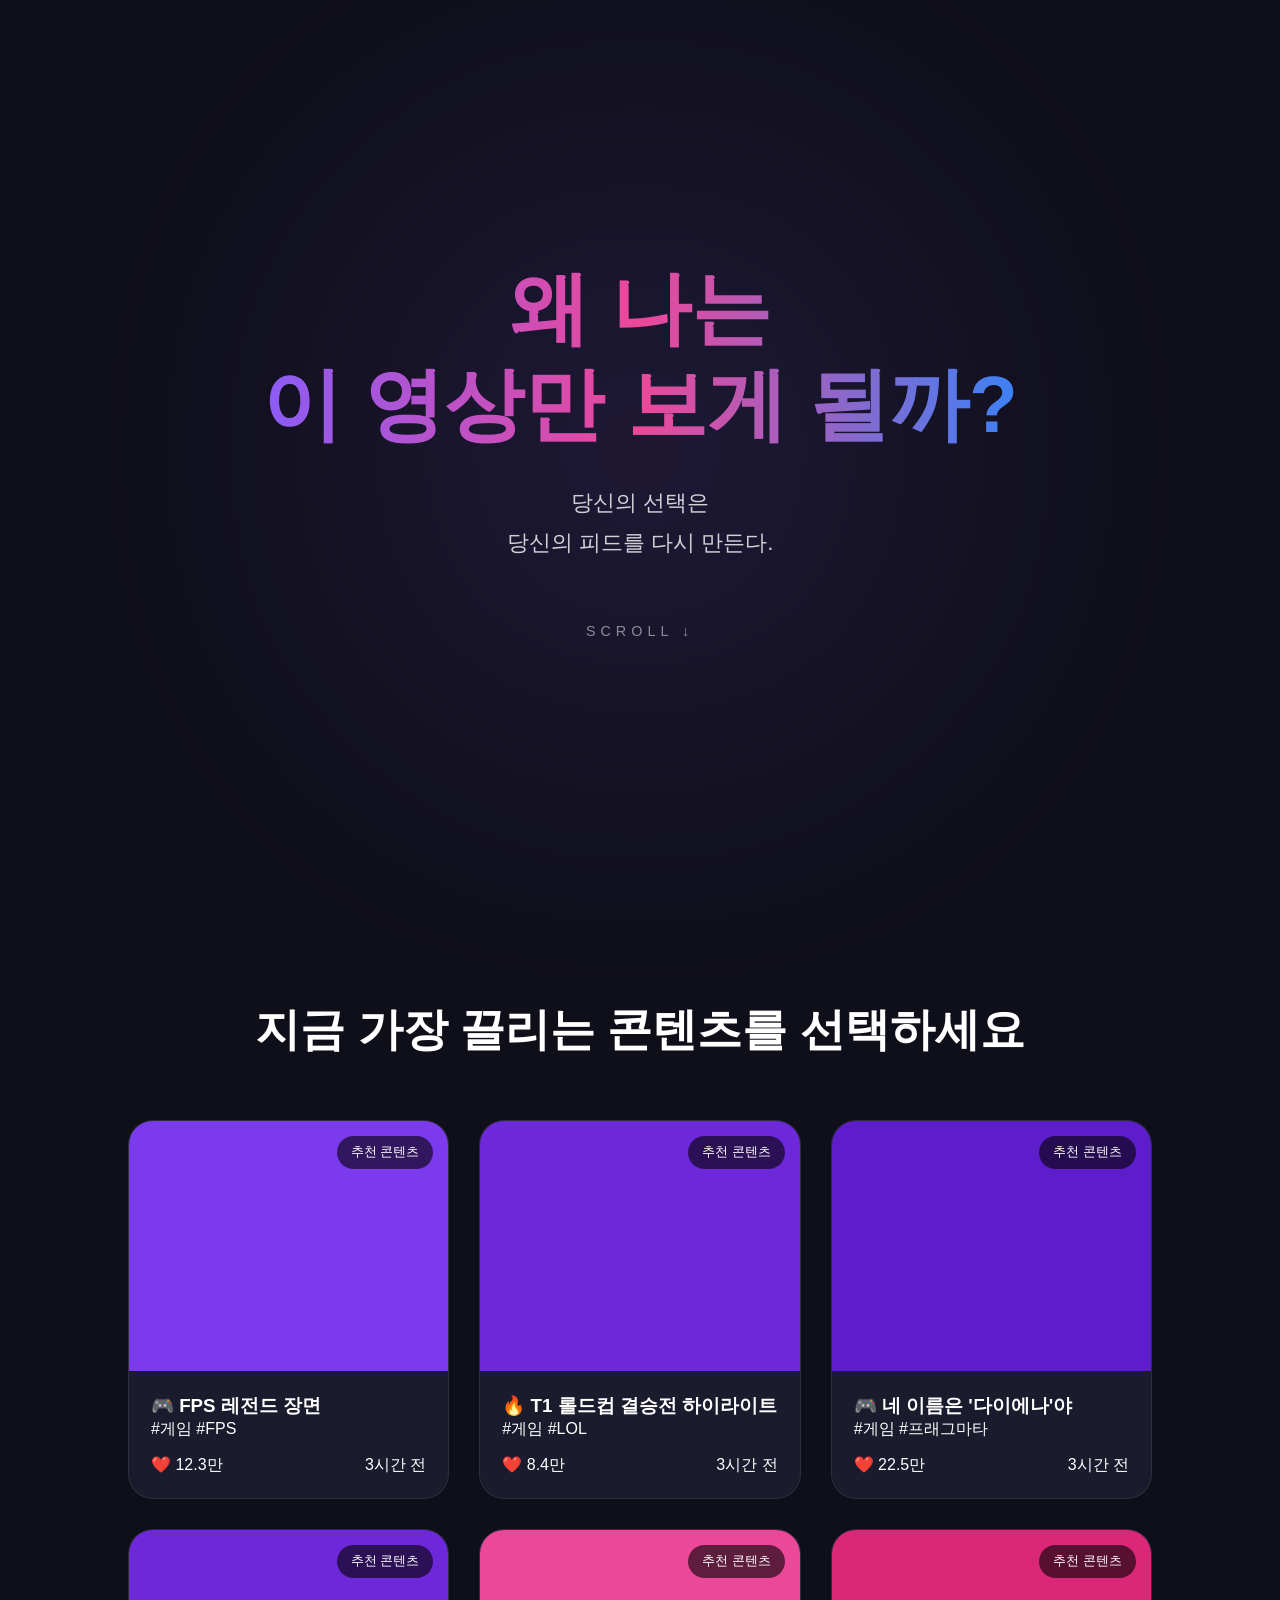
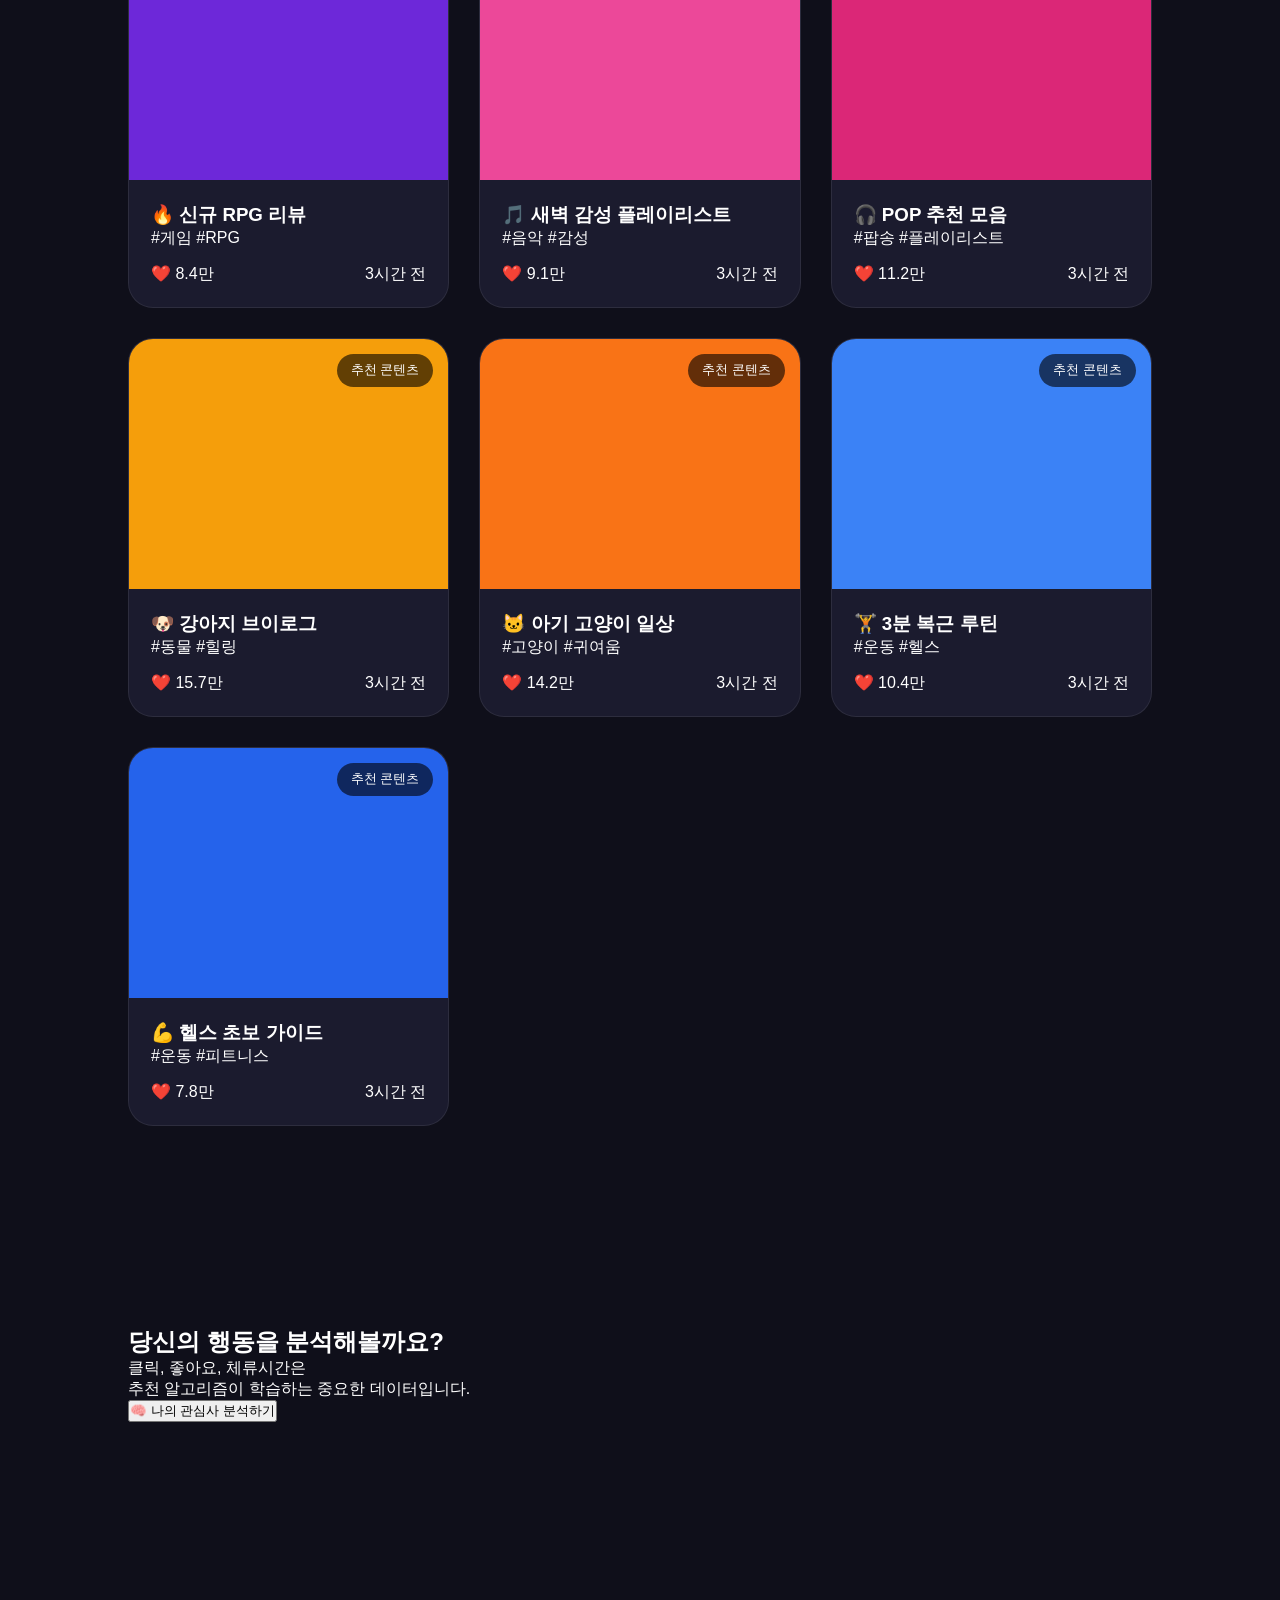
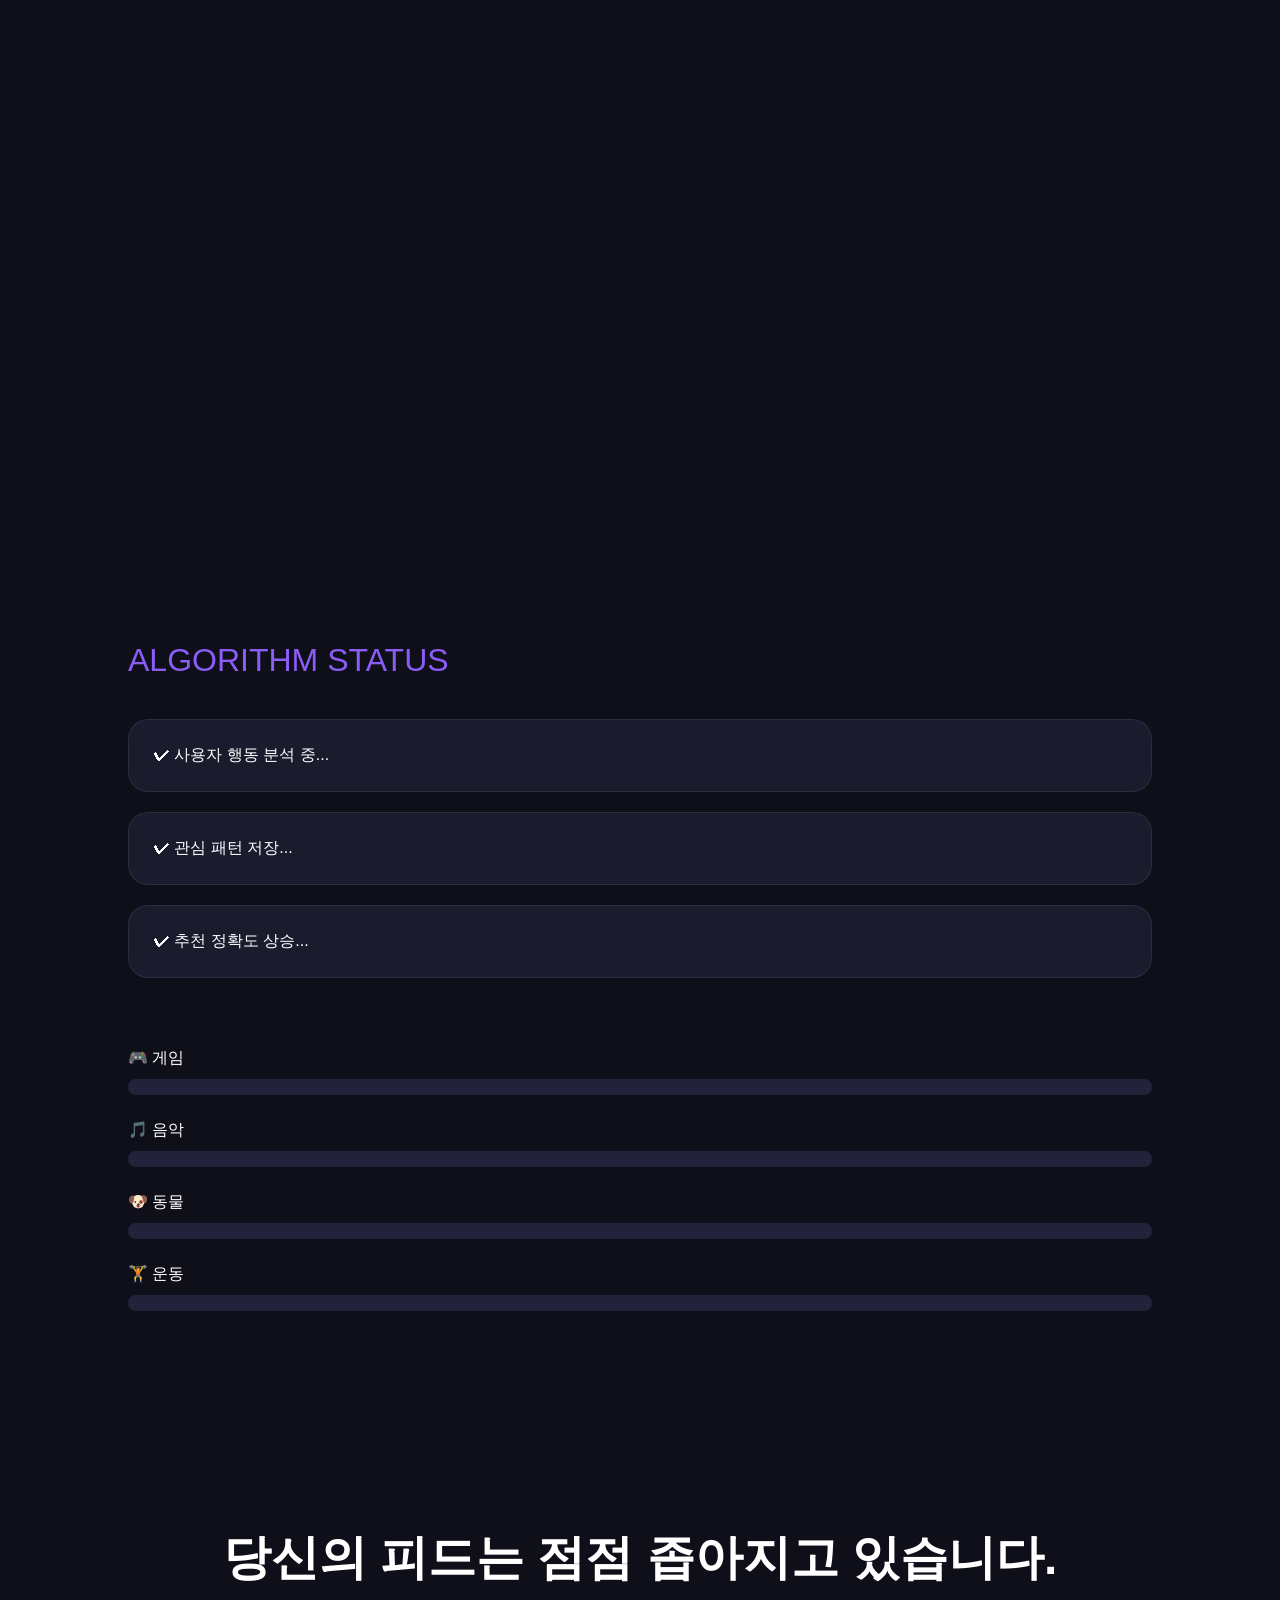
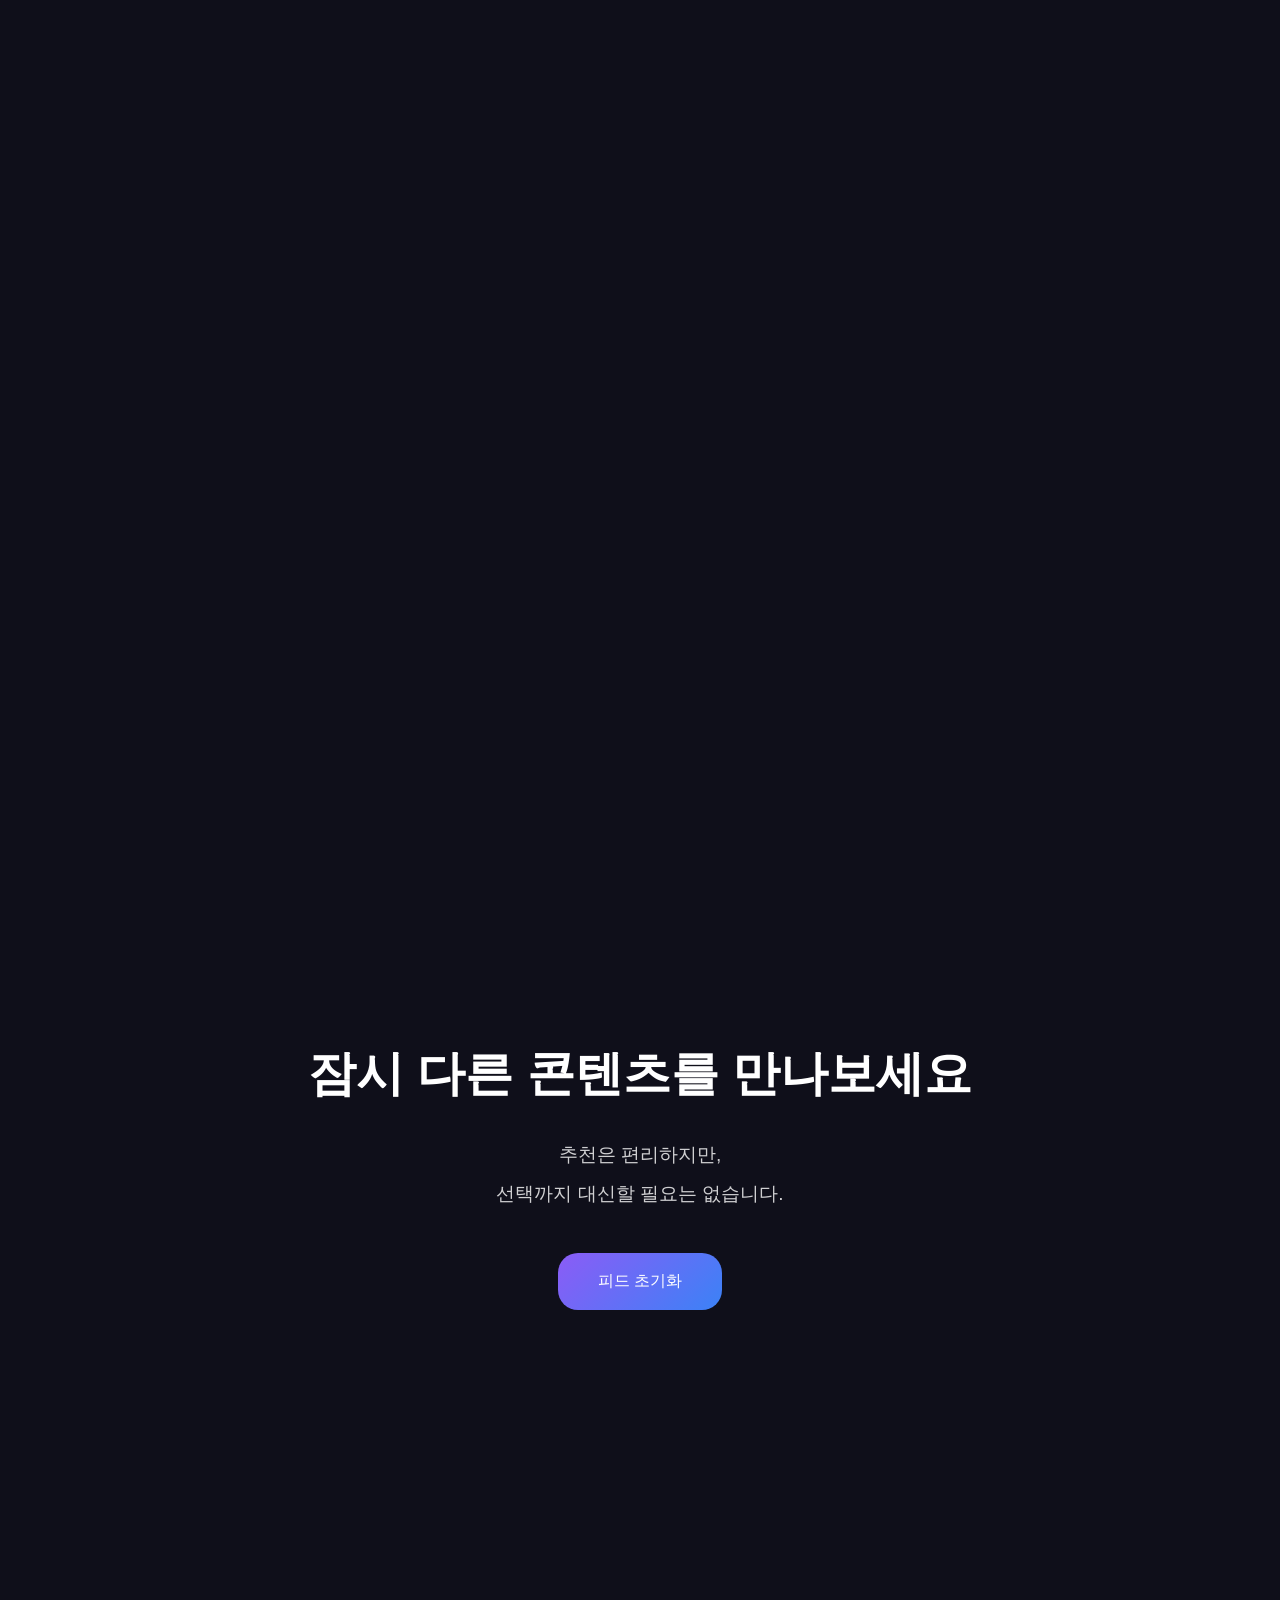
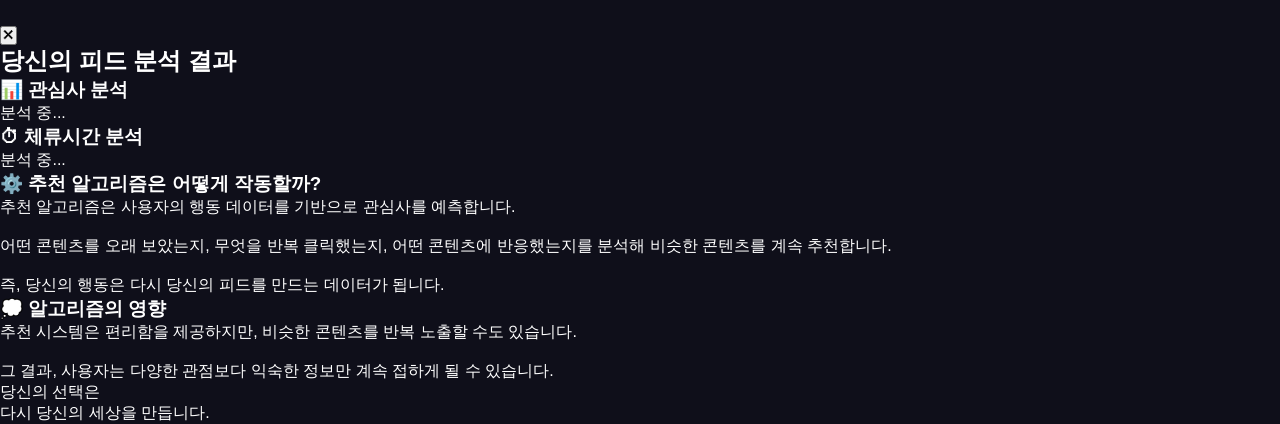
<file: index.html>
<!DOCTYPE html>
<html lang="ko">

<head>

  <meta charset="UTF-8">

  <meta name="viewport"
  content="width=device-width, initial-scale=1.0">

  <title>
    왜 나는 이 영상만 보게 될까?
  </title>

  <!-- CSS -->

  <link rel="stylesheet"
  href="css/style.css">

  <link rel="stylesheet"
  href="css/feed.css">

  <link rel="stylesheet"
  href="css/animation.css">

  <link rel="stylesheet"
  href="css/responsive.css">

</head>

<body>

  <!-- INTRO -->

  <section class="intro">

    <div class="background-glow"></div>

    <h1 class="main-title">
      왜 나는<br>
      이 영상만 보게 될까?
    </h1>

    <p class="intro-text">

      당신의 선택은<br>
      당신의 피드를 다시 만든다.

    </p>

    <div class="scroll-down">
      SCROLL ↓
    </div>

  </section>

  <!-- FEED -->

  <section class="feed-section">

    <h2 class="section-title">

      지금 가장 끌리는 콘텐츠를 선택하세요

    </h2>

    <div class="feed-container"
    id="feedContainer">

    </div>

  </section>

  <!-- ANALYZE SECTION -->

  <section class="analyze-section">

    <h2 class="analyze-title">

      당신의 행동을 분석해볼까요?

    </h2>

    <p class="analyze-text">

      클릭, 좋아요, 체류시간은<br>
      추천 알고리즘이 학습하는 중요한 데이터입니다.

    </p>

    <button id="analyzeBtn">

      🧠 나의 관심사 분석하기

    </button>

  </section>

  <!-- ALGORITHM -->

  <section class="algorithm-section">

    <div class="system-title">
      ALGORITHM STATUS
    </div>

    <div class="system-box">
      ✔ 사용자 행동 분석 중...
    </div>

    <div class="system-box">
      ✔ 관심 패턴 저장...
    </div>

    <div class="system-box">
      ✔ 추천 정확도 상승...
    </div>

    <!-- 관심도 바 -->

    <div class="interest-box">

      <!-- 게임 -->

      <div class="interest-item">

        <span>
          🎮 게임
        </span>

        <div class="bar">

          <div class="fill"
          id="gameFill">

          </div>

        </div>

      </div>

      <!-- 음악 -->

      <div class="interest-item">

        <span>
          🎵 음악
        </span>

        <div class="bar">

          <div class="fill"
          id="musicFill">

          </div>

        </div>

      </div>

      <!-- 동물 -->

      <div class="interest-item">

        <span>
          🐶 동물
        </span>

        <div class="bar">

          <div class="fill"
          id="animalFill">

          </div>

        </div>

      </div>

      <!-- 운동 -->

      <div class="interest-item">

        <span>
          🏋️ 운동
        </span>

        <div class="bar">

          <div class="fill"
          id="exerciseFill">

          </div>

        </div>

      </div>

    </div>

  </section>

  <!-- FILTER BUBBLE -->

  <section class="bubble-section">

    <h2 class="bubble-title">

      당신의 피드는 점점 좁아지고 있습니다.

    </h2>

    <div class="bubble-feed"
    id="bubbleFeed">

    </div>

  </section>

  <!-- DETOX -->

  <section class="detox-section">

    <h2 class="detox-title">

      잠시 다른 콘텐츠를 만나보세요

    </h2>

    <p class="detox-text">

      추천은 편리하지만,<br>
      선택까지 대신할 필요는 없습니다.

    </p>

    <button id="resetBtn">

      피드 초기화

    </button>

  </section>

  <!-- ANALYSIS MODAL -->

  <div class="analysis-modal"
  id="analysisModal">

    <div class="analysis-content">

      <button class="close-btn"
      id="closeBtn">

        ✕

      </button>

      <h2 class="modal-title">

        당신의 피드 분석 결과

      </h2>

      <!-- 관심사 분석 -->

      <div class="result-box">

        <h3>
          📊 관심사 분석
        </h3>

        <p id="topInterestText">
          분석 중...
        </p>

      </div>

      <!-- 체류시간 -->

      <div class="result-box">

        <h3>
          ⏱ 체류시간 분석
        </h3>

        <p id="stayTimeText">
          분석 중...
        </p>

      </div>

      <!-- 알고리즘 원리 -->

      <div class="result-box">

        <h3>
          ⚙️ 추천 알고리즘은 어떻게 작동할까?
        </h3>

        <p class="principle-text">

          추천 알고리즘은 사용자의 행동 데이터를
          기반으로 관심사를 예측합니다.<br><br>

          어떤 콘텐츠를 오래 보았는지,
          무엇을 반복 클릭했는지,
          어떤 콘텐츠에 반응했는지를 분석해
          비슷한 콘텐츠를 계속 추천합니다.<br><br>

          즉, 당신의 행동은
          다시 당신의 피드를 만드는 데이터가 됩니다.

        </p>

      </div>

      <!-- 영향 -->

      <div class="result-box">

        <h3>
          💭 알고리즘의 영향
        </h3>

        <p class="principle-text">

          추천 시스템은 편리함을 제공하지만,
          비슷한 콘텐츠를 반복 노출할 수도 있습니다.<br><br>

          그 결과,
          사용자는 다양한 관점보다
          익숙한 정보만 계속 접하게 될 수 있습니다.

        </p>

      </div>

      <!-- 마무리 -->

      <div class="final-message">

        당신의 선택은<br>
        다시 당신의 세상을 만듭니다.

      </div>

    </div>

  </div>

  <!-- JS -->

  <script src="js/data.js"></script>

  <script src="js/main.js"></script>

</body>
</html>
</file>
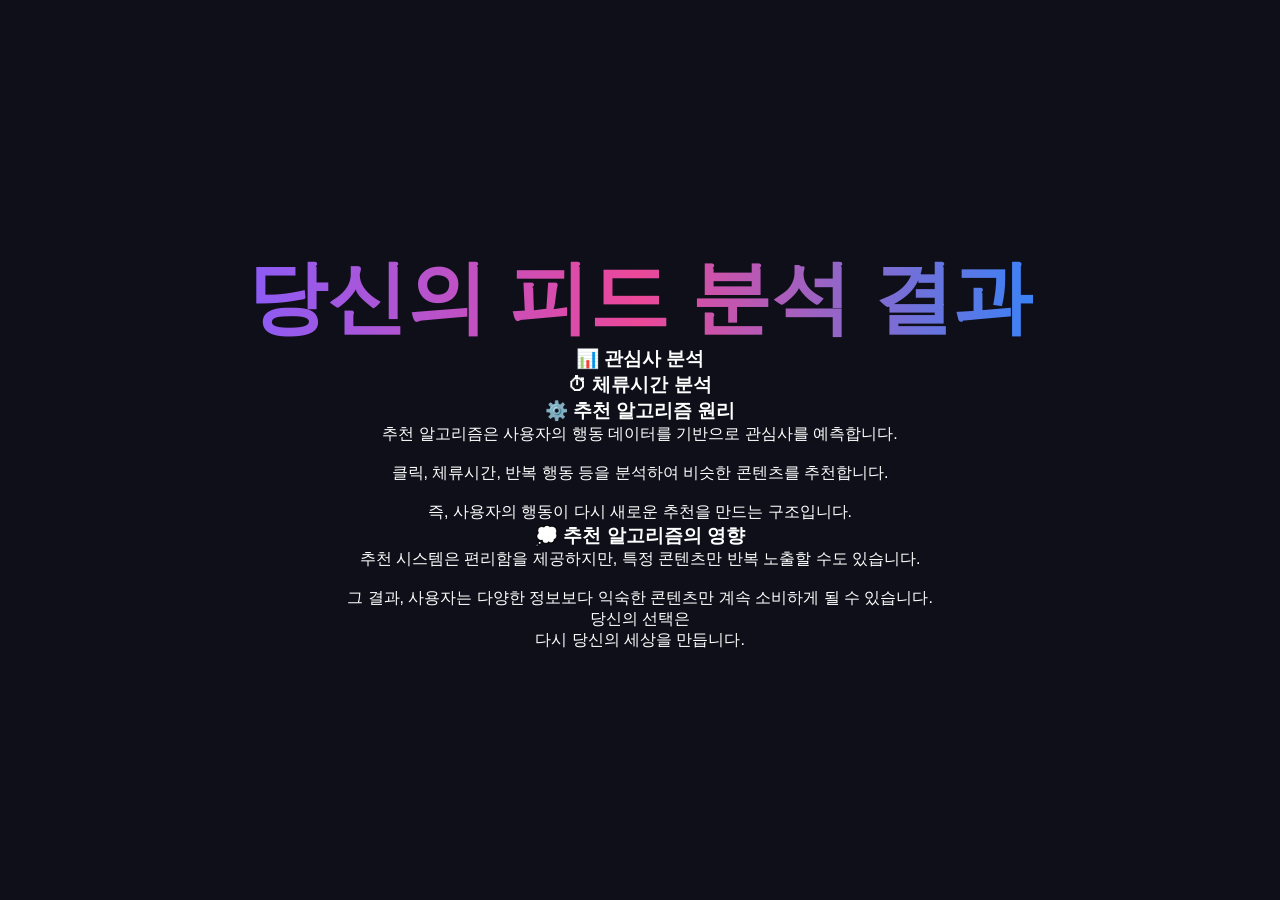
<file: analysis.html>
<!DOCTYPE html>
<html lang="ko">

<head>

  <meta charset="UTF-8">

  <meta name="viewport"
  content="width=device-width, initial-scale=1.0">

  <title>
    관심사 분석 결과
  </title>

  <link rel="stylesheet"
  href="css/style.css">

</head>

<body>

  <section class="detox-section">

    <h1 class="main-title">

      당신의 피드 분석 결과

    </h1>

    <div class="analysis-content">

      <div class="result-box">

        <h3>
          📊 관심사 분석
        </h3>

        <p id="interestResult">

        </p>

      </div>

      <div class="result-box">

        <h3>
          ⏱ 체류시간 분석
        </h3>

        <p id="timeResult">

        </p>

      </div>

      <div class="result-box">

        <h3>
          ⚙️ 추천 알고리즘 원리
        </h3>

        <p class="principle-text">

          추천 알고리즘은 사용자의 행동 데이터를
          기반으로 관심사를 예측합니다.<br><br>

          클릭,
          체류시간,
          반복 행동 등을 분석하여
          비슷한 콘텐츠를 추천합니다.<br><br>

          즉,
          사용자의 행동이
          다시 새로운 추천을 만드는 구조입니다.

        </p>

      </div>

      <div class="result-box">

        <h3>
          💭 추천 알고리즘의 영향
        </h3>

        <p class="principle-text">

          추천 시스템은 편리함을 제공하지만,
          특정 콘텐츠만 반복 노출할 수도 있습니다.<br><br>

          그 결과,
          사용자는 다양한 정보보다
          익숙한 콘텐츠만 계속 소비하게 될 수 있습니다.

        </p>

      </div>

      <div class="final-message">

        당신의 선택은<br>
        다시 당신의 세상을 만듭니다.

      </div>

    </div>

  </section>

  <script>

    const interest = JSON.parse(
      localStorage.getItem(
        'interestData'
      )
    );

    const stayTime =
    localStorage.getItem(
      'stayTime'
    );

    const sorted =
    Object.entries(interest)

    .sort((a,b)=>b[1]-a[1]);

    const top =
    sorted[0];

    document.getElementById(
      'interestResult'
    ).innerHTML = `

      가장 많이 반응한 콘텐츠는
      <strong>${top[0]}</strong>
      입니다.<br><br>

      선택 횟수 :
      ${top[1]}회

    `;

    document.getElementById(
      'timeResult'
    ).innerHTML = `

      약
      <strong>${stayTime}초</strong>
      동안 콘텐츠를 탐색했습니다.<br><br>

      SNS 알고리즘은
      체류시간 또한 중요한 관심 데이터로 활용합니다.

    `;

  </script>

</body>
</html>
</file>
<file: css/style.css>
*{
  margin:0;
  padding:0;
  box-sizing:border-box;
}

html{
  scroll-behavior:smooth;
}

body{

  background:#0f0f1a;

  color:white;

  font-family:
  'Pretendard',
  sans-serif;

  overflow-x:hidden;

}

/* 공통 섹션 */

section{

  min-height:100vh;

  padding:100px 10%;

  position:relative;

}

/* INTRO */

.intro{

  display:flex;

  flex-direction:column;

  justify-content:center;

  align-items:center;

  text-align:center;

}

.background-glow{

  width:500px;

  height:500px;

  background:#8b5cf6;

  position:absolute;

  border-radius:50%;

  filter:blur(160px);

  opacity:0.2;

  z-index:-1;

}

.main-title{

  font-size:5rem;

  font-weight:900;

  line-height:1.2;

  background:linear-gradient(
    90deg,
    #8b5cf6,
    #ec4899,
    #3b82f6
  );

  -webkit-background-clip:text;

  -webkit-text-fill-color:transparent;

}

.intro-text{

  margin-top:30px;

  font-size:1.4rem;

  line-height:1.8;

  opacity:0.8;

}

.scroll-down{

  margin-top:60px;

  font-size:0.9rem;

  letter-spacing:5px;

  opacity:0.5;

  animation:float 2s infinite;

}

/* 공통 제목 */

.section-title{

  text-align:center;

  font-size:2.8rem;

  margin-bottom:60px;

}

/* 알고리즘 섹션 */

.algorithm-section{

  display:flex;

  flex-direction:column;

  gap:20px;

  justify-content:center;

}

.system-title{

  font-size:2rem;

  color:#8b5cf6;

  margin-bottom:20px;

}

.system-box{

  background:#1b1b2e;

  padding:25px;

  border-radius:20px;

  border:1px solid rgba(255,255,255,0.08);

  backdrop-filter:blur(10px);

}

/* 관심도 바 */

.interest-box{

  margin-top:50px;

  display:flex;

  flex-direction:column;

  gap:25px;

}

.interest-item{

  display:flex;

  flex-direction:column;

  gap:10px;

}

.interest-item span{

  font-size:1rem;

}

.bar{

  width:100%;

  height:16px;

  background:#22223a;

  border-radius:20px;

  overflow:hidden;

}

.fill{

  width:0%;

  height:100%;

  border-radius:20px;

  background:linear-gradient(
    90deg,
    #8b5cf6,
    #3b82f6
  );

  transition:0.5s;

}

/* Bubble */

.bubble-section{

  text-align:center;

}

.bubble-title{

  font-size:3rem;

  margin-bottom:60px;

}

/* Detox */

.detox-section{

  display:flex;

  flex-direction:column;

  justify-content:center;

  align-items:center;

  text-align:center;

}

.detox-title{

  font-size:3rem;

}

.detox-text{

  margin-top:30px;

  font-size:1.2rem;

  line-height:2;

  opacity:0.8;

}

#resetBtn{

  margin-top:40px;

  padding:18px 40px;

  border:none;

  border-radius:20px;

  background:linear-gradient(
    135deg,
    #8b5cf6,
    #3b82f6
  );

  color:white;

  font-size:1rem;

  cursor:pointer;

  transition:0.3s;

}

#resetBtn:hover{

  transform:
  translateY(-5px)
  scale(1.03);

  box-shadow:
  0 15px 40px rgba(139,92,246,0.4);

}

/* 애니메이션 */

@keyframes float{

  0%{
    transform:translateY(0);
  }

  50%{
    transform:translateY(10px);
  }

  100%{
    transform:translateY(0);
  }

}
</file>
<file: css/feed.css>
.feed-container{

  display:grid;

  grid-template-columns:
  repeat(auto-fit,minmax(280px,1fr));

  gap:30px;

}

.feed-card{

  background:#1b1b2e;

  border-radius:25px;

  overflow:hidden;

  cursor:pointer;

  transition:0.4s;

  border:1px solid rgba(255,255,255,0.08);

  position:relative;

}

.feed-card:hover{

  transform:
  translateY(-10px)
  scale(1.02);

}

.thumbnail{

  height:250px;

}

.feed-info{

  padding:22px;

}

.feed-meta{

  display:flex;

  justify-content:space-between;

  margin-top:15px;

}

.algorithm-badge{

  position:absolute;

  top:15px;

  right:15px;

  background:rgba(0,0,0,0.6);

  padding:8px 14px;

  border-radius:20px;

  font-size:0.8rem;

}
</file>
<file: css/animation.css>
.fade-up{

  animation:fadeUp 1s ease;

}

@keyframes fadeUp{

  from{

    opacity:0;

    transform:translateY(30px);

  }

  to{

    opacity:1;

    transform:translateY(0);

  }

}
</file>
<file: css/responsive.css>
@media(max-width:768px){

  section{
    padding:80px 7%;
  }

  .main-title{
    font-size:3rem;
  }

  .section-title{
    font-size:2rem;
  }

  .bubble-title{
    font-size:2rem;
  }

  .detox-title{
    font-size:2rem;
  }

}
</file>
